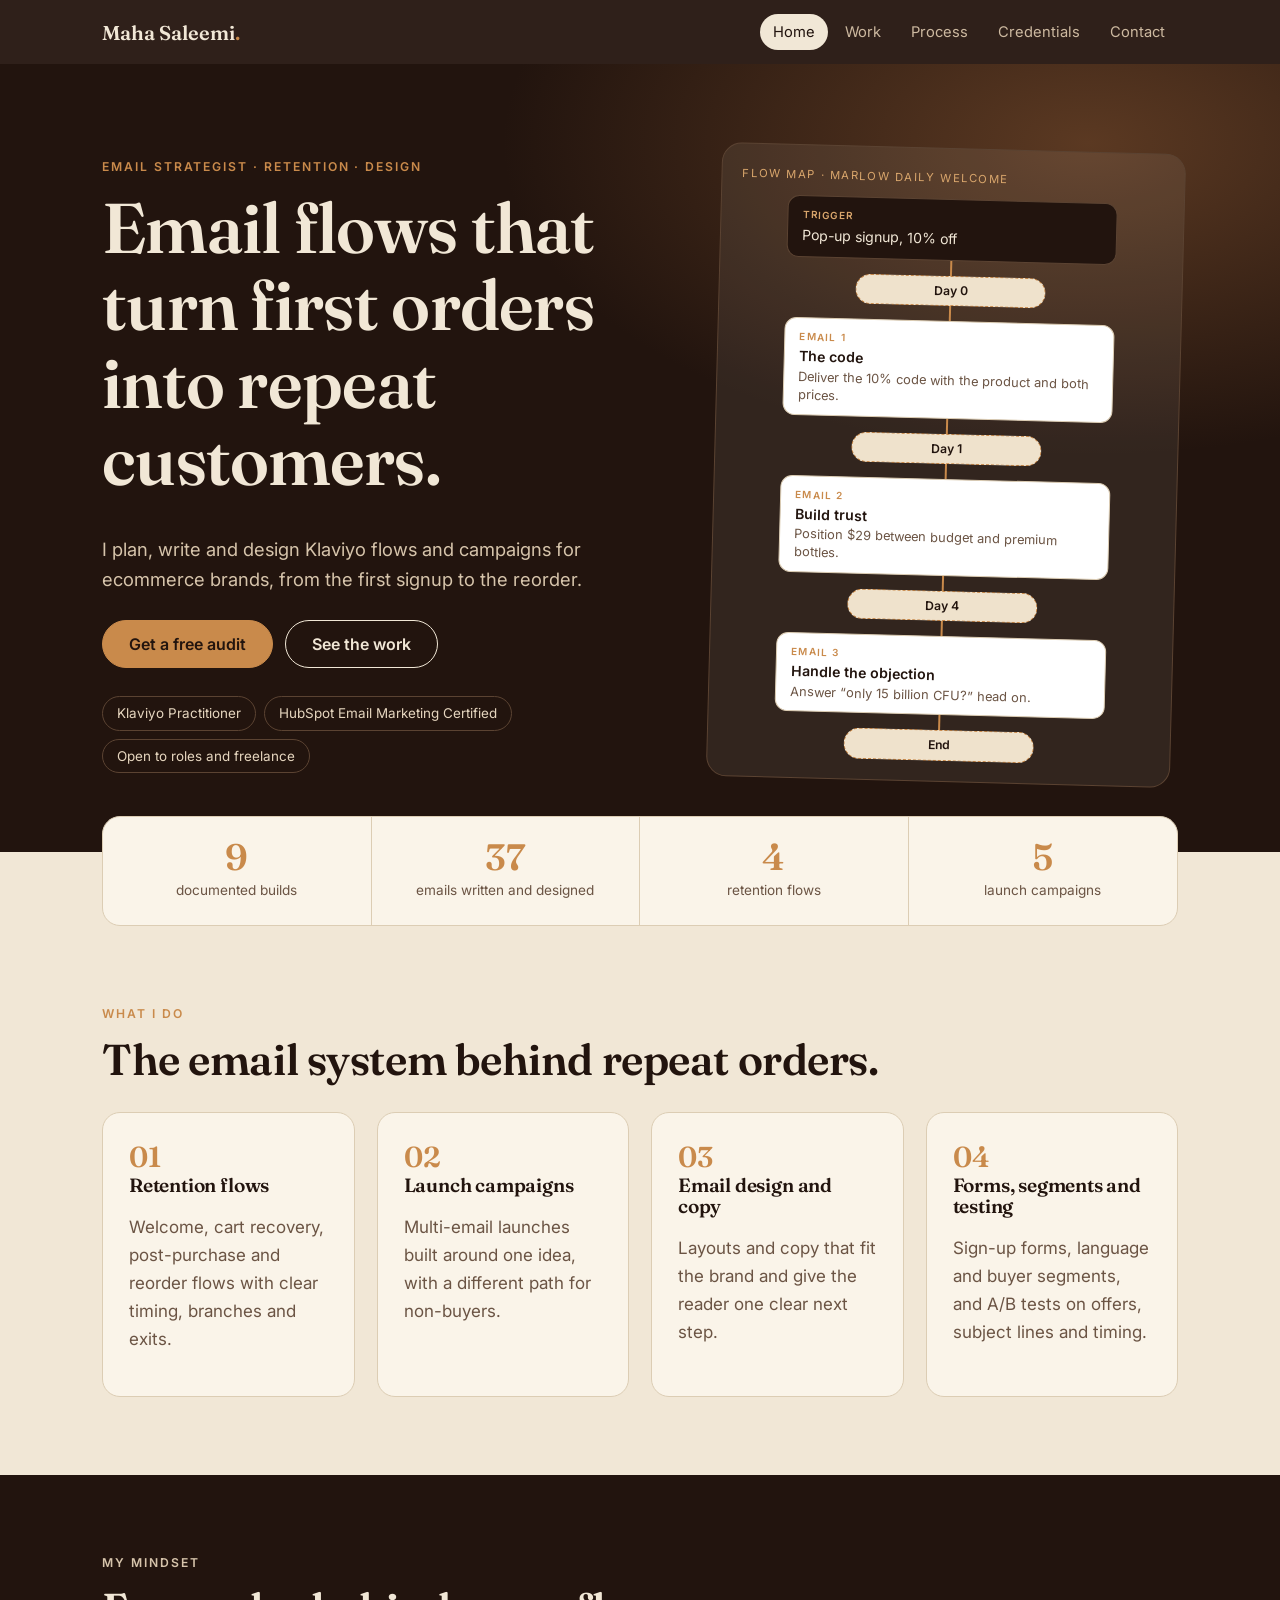
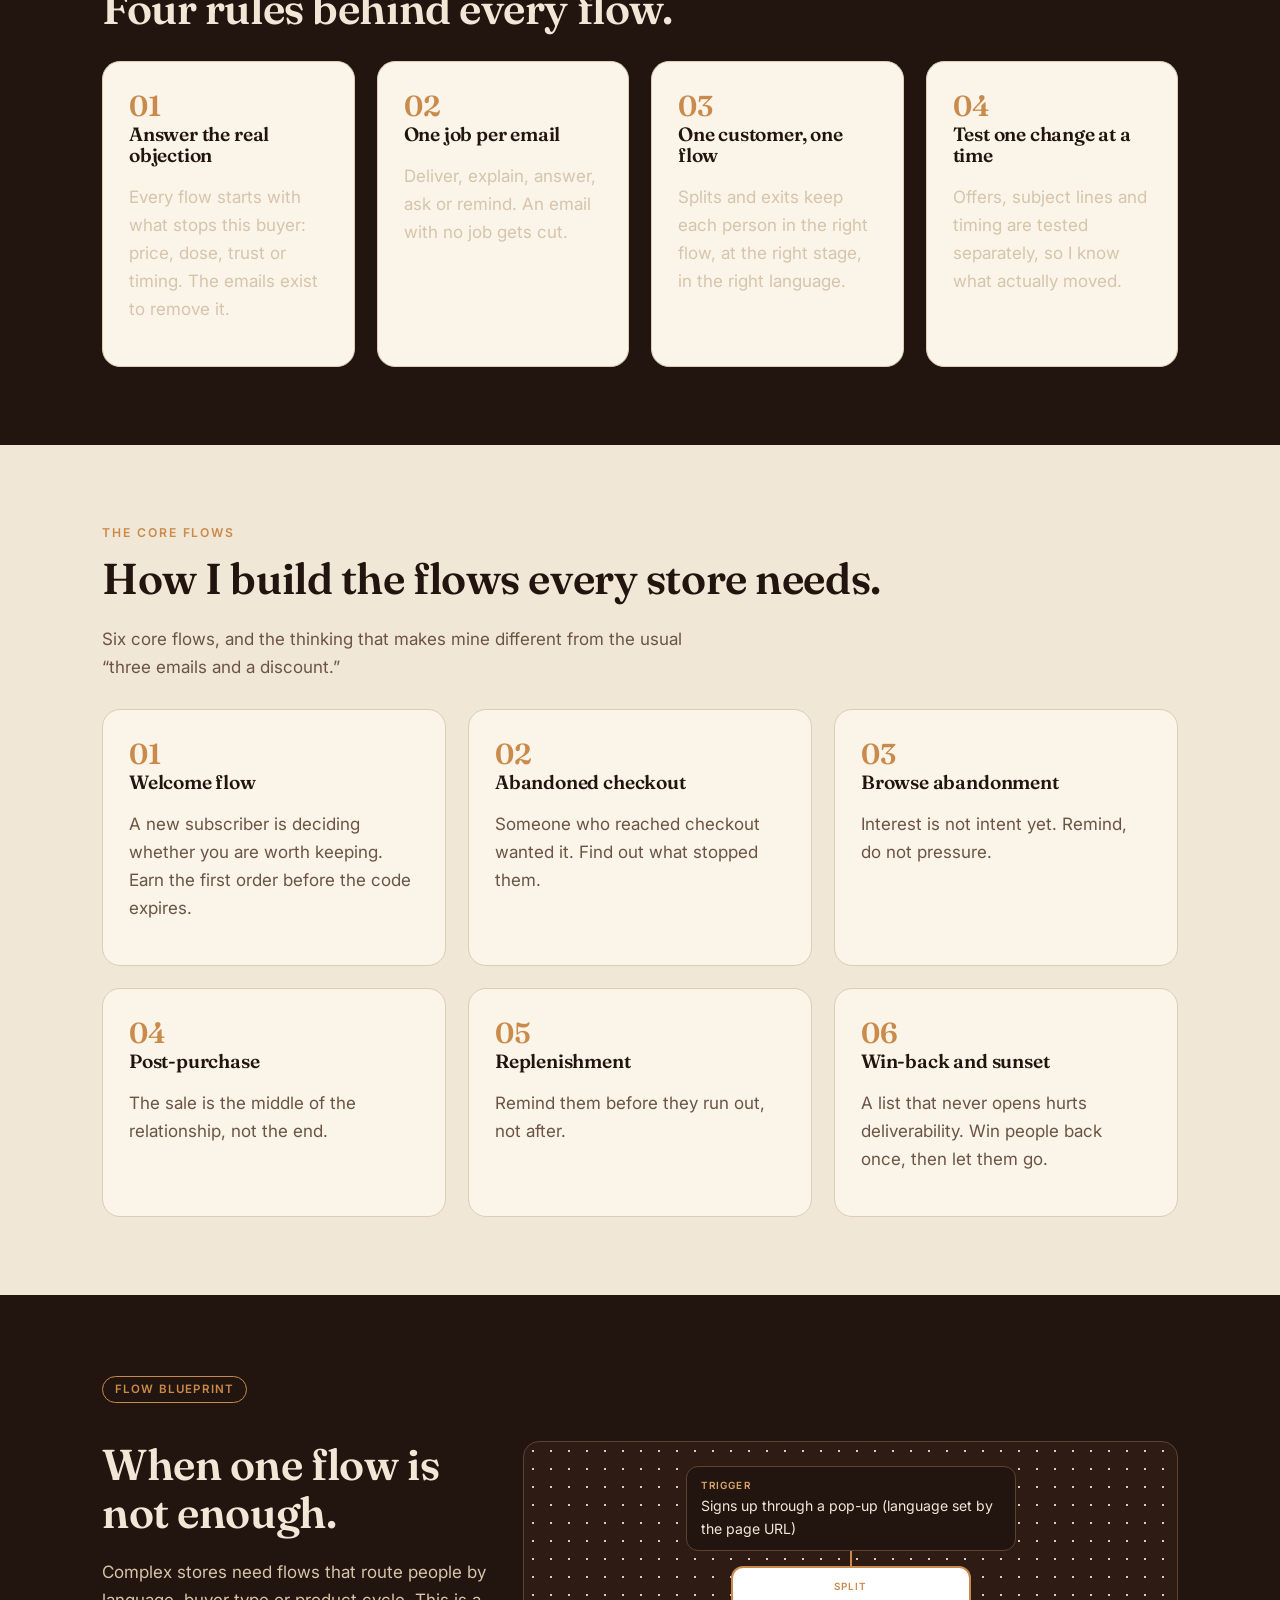
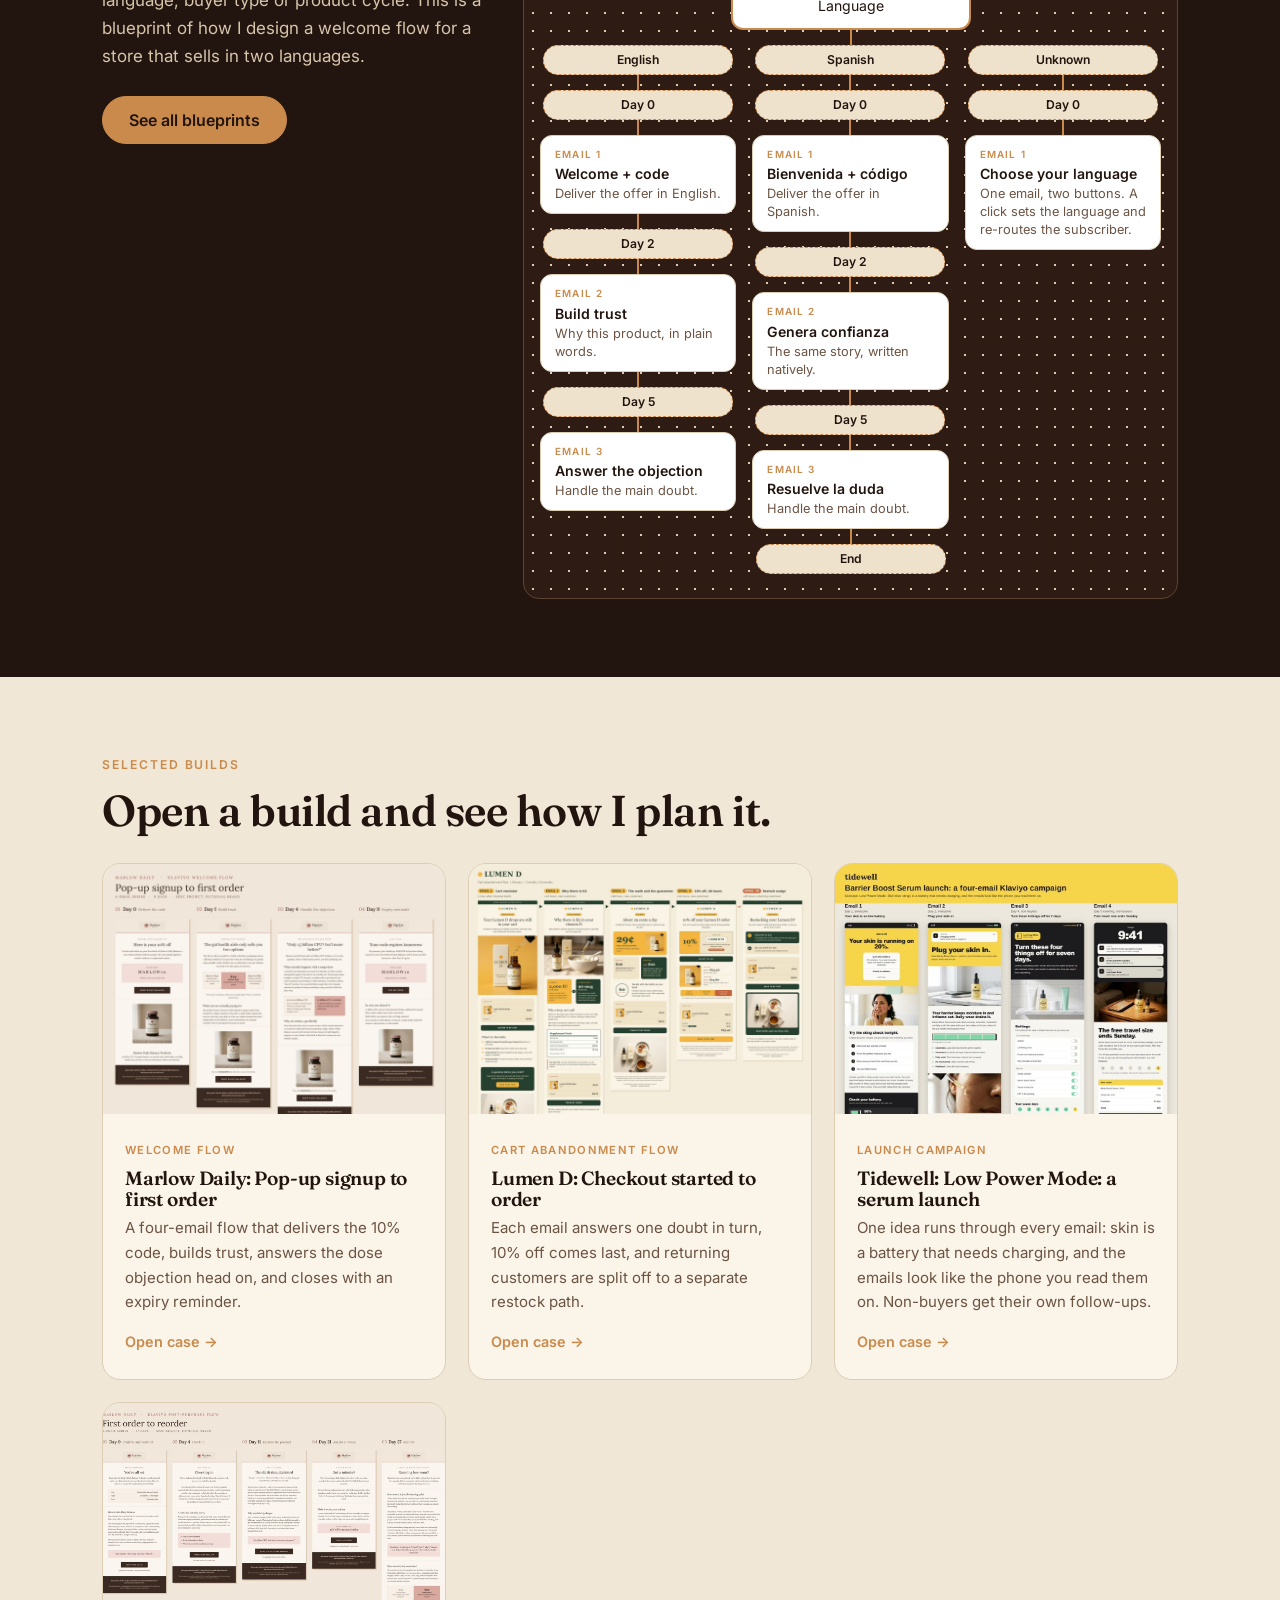
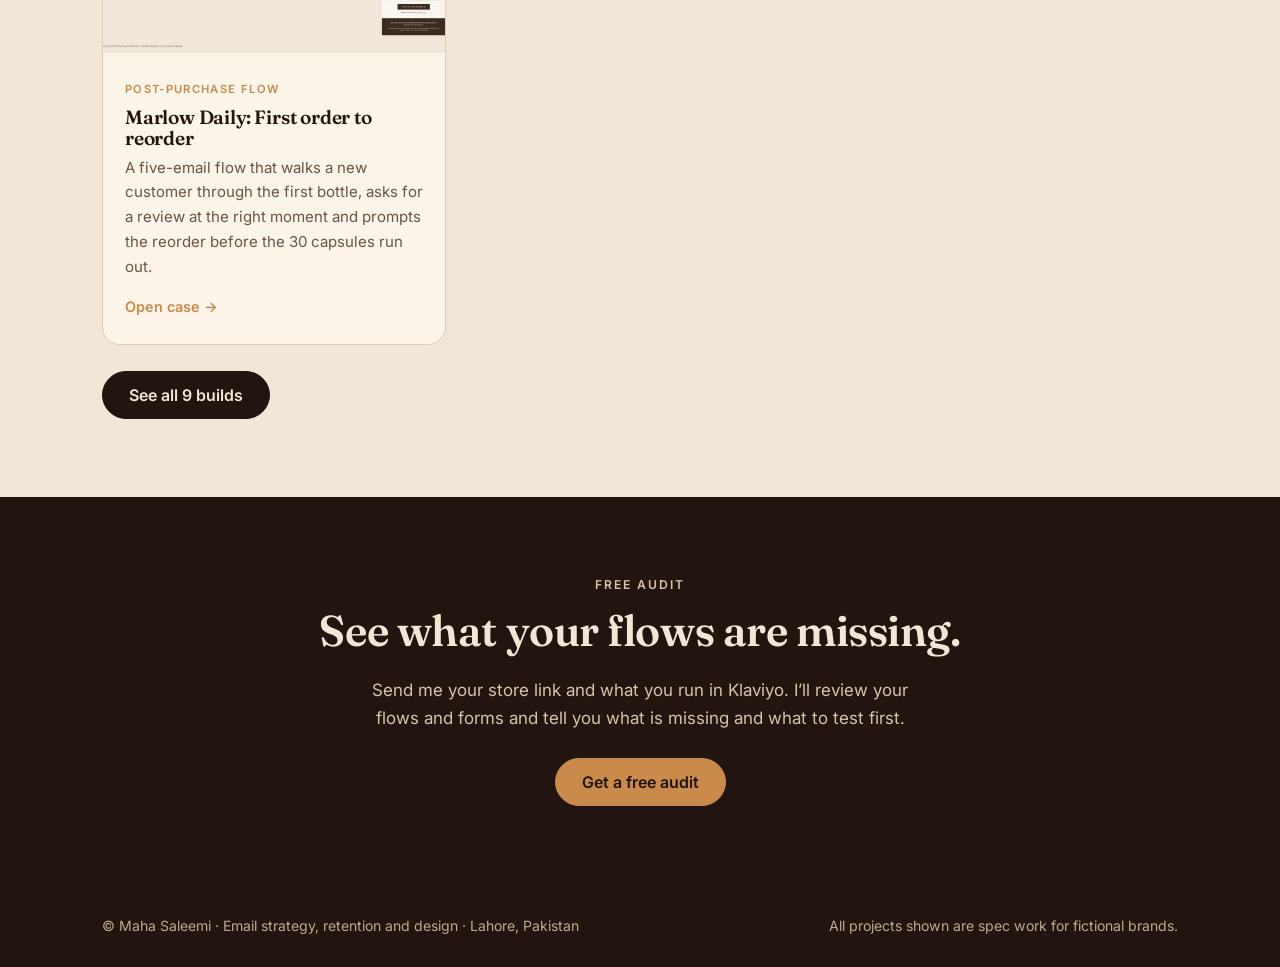
<file: index.html>
<!doctype html><html lang="en"><head><meta charset="utf-8"><meta name="viewport" content="width=device-width, initial-scale=1, viewport-fit=cover"><link rel="stylesheet" href="https://fonts.googleapis.com/css2?family=Fraunces:wght@500;600&family=Inter:wght@400;600&display=swap"><link rel="stylesheet" href="style.css"><script defer src="site.js"></script><script defer src="flows.js"></script><title>Maha Saleemi · Email strategy, retention and design</title><meta name="description" content="Klaviyo email strategist and retention specialist for ecommerce brands."></head><body data-p="index.html">
<main><section class="hero"><div class="wrap"><div><p class="eye">Email strategist · Retention · Design</p><h1>Email flows that turn first orders into repeat customers.</h1><p class="lead">I plan, write and design Klaviyo flows and campaigns for ecommerce brands, from the first signup to the reorder.</p><div class="row"><a class="btn" data-mail href="#">Get a free audit</a><a class="btn alt" href="work.html">See the work</a></div><div class="chips"><span>Klaviyo Practitioner</span><span>HubSpot Email Marketing Certified</span><span>Open to roles and freelance</span></div></div><div class="hc"><small>Flow map · Marlow Daily welcome</small><div id="heroflow"></div></div></div></section>
<div class="wrap"><div class="stats"><div><b>9</b><span>documented builds</span></div><div><b>37</b><span>emails written and designed</span></div><div><b>4</b><span>retention flows</span></div><div><b>5</b><span>launch campaigns</span></div></div></div>
<section><div class="wrap"><p class="eye">What I do</p><h2>The email system behind repeat orders.</h2><div class="grid g4" style="margin-top:28px"><div class="pill"><span class="n">01</span><h3>Retention flows</h3><p class="mu">Welcome, cart recovery, post-purchase and reorder flows with clear timing, branches and exits.</p></div><div class="pill"><span class="n">02</span><h3>Launch campaigns</h3><p class="mu">Multi-email launches built around one idea, with a different path for non-buyers.</p></div><div class="pill"><span class="n">03</span><h3>Email design and copy</h3><p class="mu">Layouts and copy that fit the brand and give the reader one clear next step.</p></div><div class="pill"><span class="n">04</span><h3>Forms, segments and testing</h3><p class="mu">Sign-up forms, language and buyer segments, and A/B tests on offers, subject lines and timing.</p></div></div></div></section>
<section class="dk"><div class="wrap"><p class="eye">My mindset</p><h2>Four rules behind every flow.</h2><div class="grid g4" style="margin-top:28px;color:var(--ink)"><div class="pill"><span class="n">01</span><h3>Answer the real objection</h3><p class="mu">Every flow starts with what stops this buyer: price, dose, trust or timing. The emails exist to remove it.</p></div><div class="pill"><span class="n">02</span><h3>One job per email</h3><p class="mu">Deliver, explain, answer, ask or remind. An email with no job gets cut.</p></div><div class="pill"><span class="n">03</span><h3>One customer, one flow</h3><p class="mu">Splits and exits keep each person in the right flow, at the right stage, in the right language.</p></div><div class="pill"><span class="n">04</span><h3>Test one change at a time</h3><p class="mu">Offers, subject lines and timing are tested separately, so I know what actually moved.</p></div></div></div></section>
<section><div class="wrap"><p class="eye">The core flows</p><h2>How I build the flows every store needs.</h2><p class="mu" style="max-width:620px">Six core flows, and the thinking that makes mine different from the usual “three emails and a discount.”</p><div class="grid" id="tiles" style="margin-top:28px"></div></div></section>
<section class="dk"><div class="wrap"><span class="lab">Flow blueprint</span><div class="bph"><div><h2>When one flow is not enough.</h2><p>Complex stores need flows that route people by language, buyer type or product cycle. This is a blueprint of how I design a welcome flow for a store that sells in two languages.</p><div class="row"><a class="btn" href="process.html#blueprints">See all blueprints</a></div></div><div id="bphome"></div></div></div></section>
<section><div class="wrap"><p class="eye">Selected builds</p><h2>Open a build and see how I plan it.</h2><div class="grid" id="featured" style="margin-top:28px"></div><div class="row"><a class="btn" style="background:var(--ink);border-color:var(--ink);color:var(--bg)" href="work.html">See all 9 builds</a></div></div></section>
<section class="dk" style="text-align:center"><div class="wrap"><p class="eye">Free audit</p><h2>See what your flows are missing.</h2><p style="max-width:560px;margin:0 auto">Send me your store link and what you run in Klaviyo. I’ll review your flows and forms and tell you what is missing and what to test first.</p><div class="row" style="justify-content:center"><a class="btn" data-mail href="#">Get a free audit</a></div></div></section></main>
</body></html>
</file>
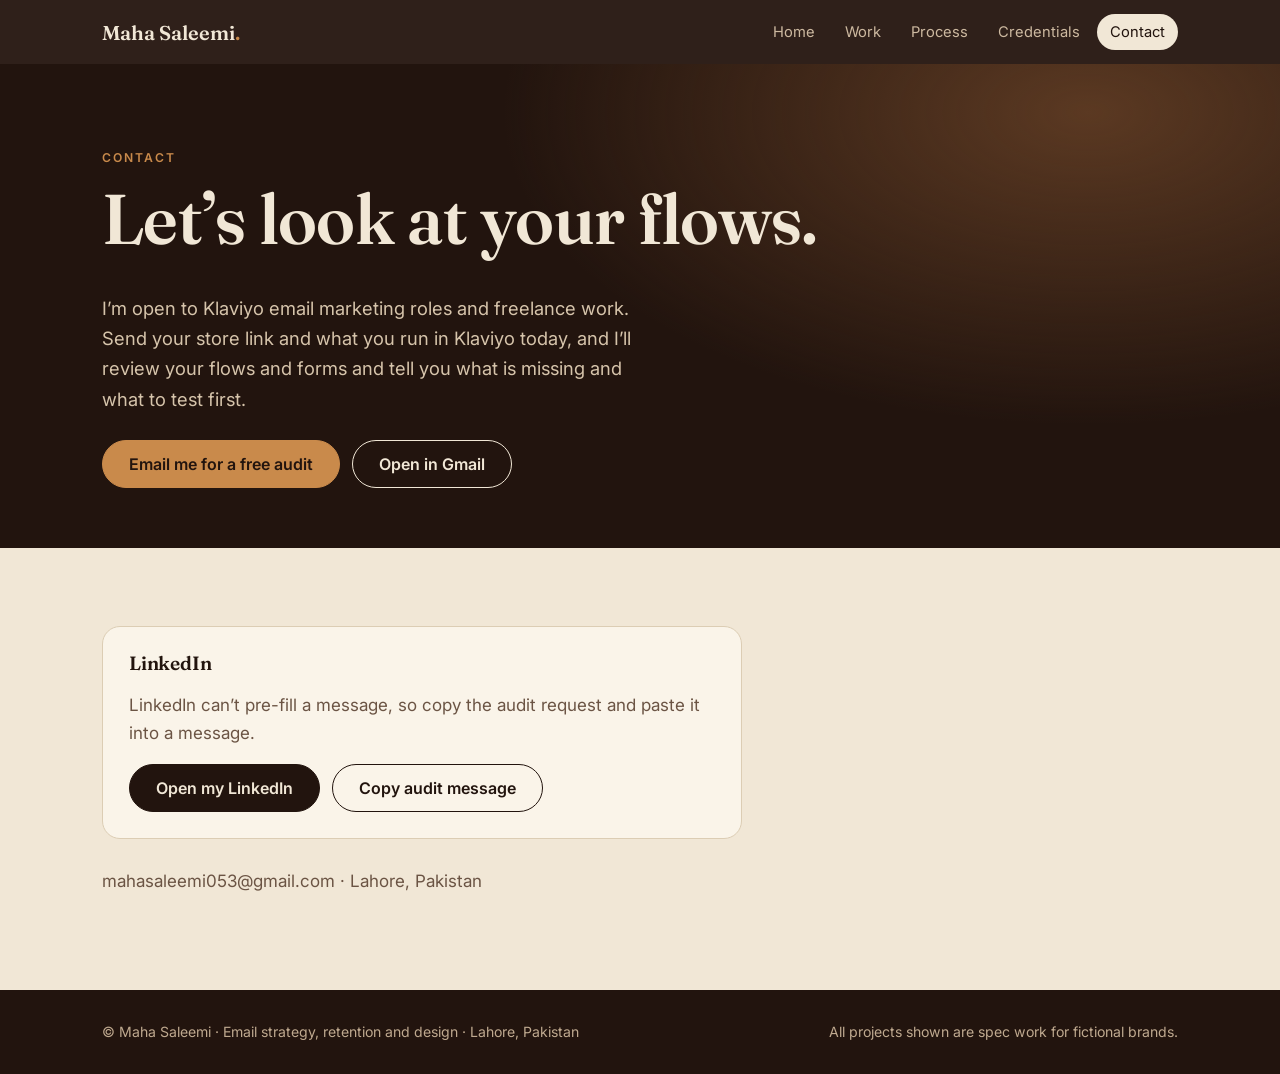
<file: contact.html>
<!doctype html><html lang="en"><head><meta charset="utf-8"><meta name="viewport" content="width=device-width, initial-scale=1, viewport-fit=cover"><link rel="stylesheet" href="https://fonts.googleapis.com/css2?family=Fraunces:wght@500;600&family=Inter:wght@400;600&display=swap"><link rel="stylesheet" href="style.css"><script defer src="site.js"></script><title>Contact · Maha Saleemi</title><meta name="description" content="Get a free email flow audit or get in touch."></head><body data-p="contact.html">
<main><section class="hero" style="padding-bottom:60px"><div class="wrap" style="grid-template-columns:1fr"><div><p class="eye">Contact</p><h1>Let’s look at your flows.</h1><p class="lead">I’m open to Klaviyo email marketing roles and freelance work. Send your store link and what you run in Klaviyo today, and I’ll review your flows and forms and tell you what is missing and what to test first.</p><div class="row"><a class="btn" data-mail href="#">Email me for a free audit</a><a class="btn alt" data-gmail href="#">Open in Gmail</a></div></div></div></section><section><div class="wrap"><div class="pill" style="max-width:640px"><h3>LinkedIn</h3><p class="mu">LinkedIn can’t pre-fill a message, so copy the audit request and paste it into a message.</p><div class="row" style="margin:0"><a class="btn" style="background:var(--ink);border-color:var(--ink);color:var(--bg)" data-li href="#">Open my LinkedIn</a><button class="btn alt" id="copy" type="button">Copy audit message</button></div></div><p class="mu" style="margin-top:28px">mahasaleemi053@gmail.com · Lahore, Pakistan</p></div></section></main>
</body></html>
</file>
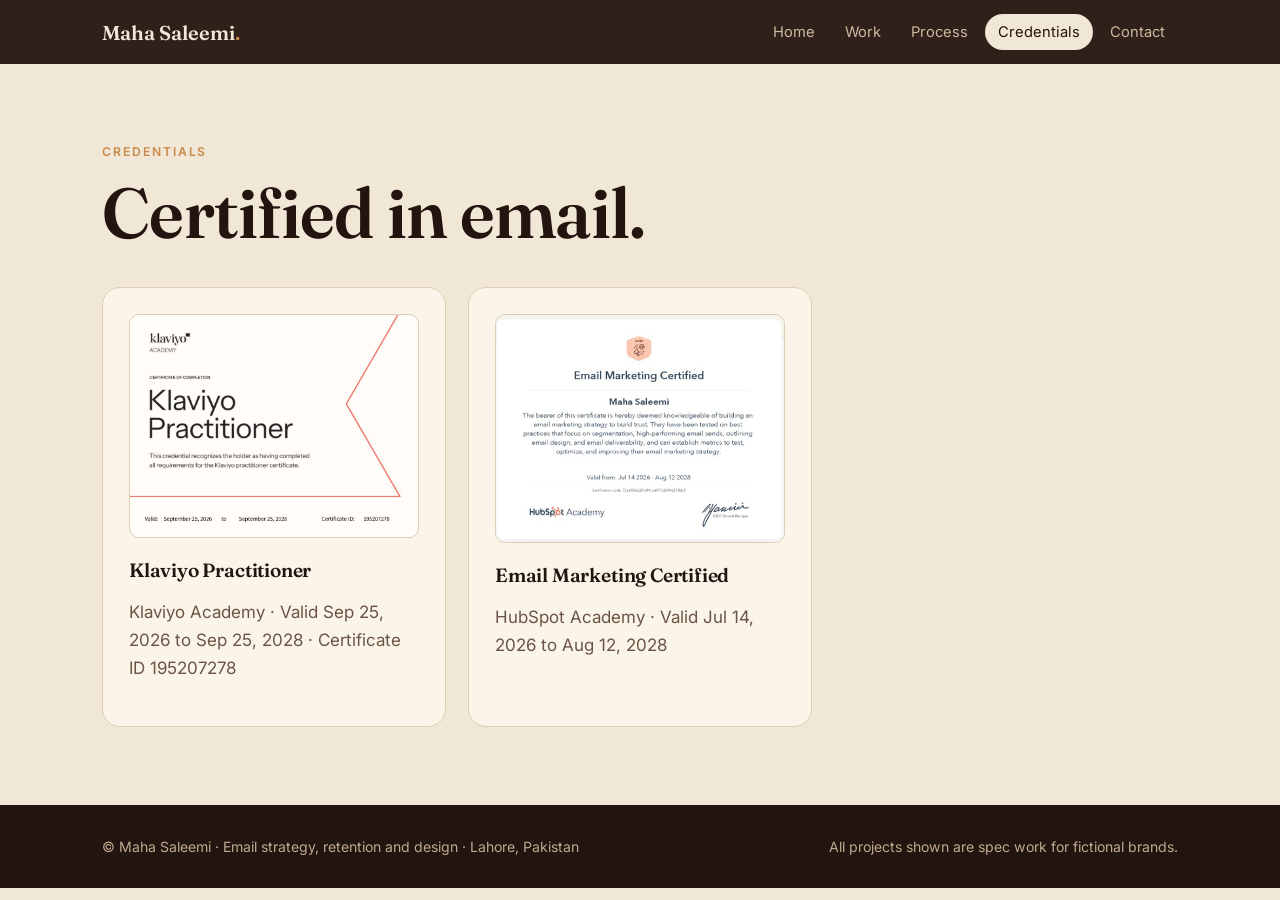
<file: credentials.html>
<!doctype html><html lang="en"><head><meta charset="utf-8"><meta name="viewport" content="width=device-width, initial-scale=1, viewport-fit=cover"><link rel="stylesheet" href="https://fonts.googleapis.com/css2?family=Fraunces:wght@500;600&family=Inter:wght@400;600&display=swap"><link rel="stylesheet" href="style.css"><script defer src="site.js"></script><title>Credentials · Maha Saleemi</title><meta name="description" content="Klaviyo Practitioner and HubSpot Email Marketing certifications."></head><body data-p="credentials.html">
<main><section><div class="wrap"><p class="eye">Credentials</p><h1>Certified in email.</h1><div class="grid" style="margin-top:28px"><div class="pill cert"><img src="klaviyo.jpg" alt="Klaviyo Practitioner certificate"><h3>Klaviyo Practitioner</h3><p class="mu">Klaviyo Academy · Valid Sep 25, 2026 to Sep 25, 2028 · Certificate ID 195207278</p></div><div class="pill cert"><img src="hubspot.jpg" alt="HubSpot Email Marketing certificate"><h3>Email Marketing Certified</h3><p class="mu">HubSpot Academy · Valid Jul 14, 2026 to Aug 12, 2028</p></div></div></div></section></main>
</body></html>
</file>
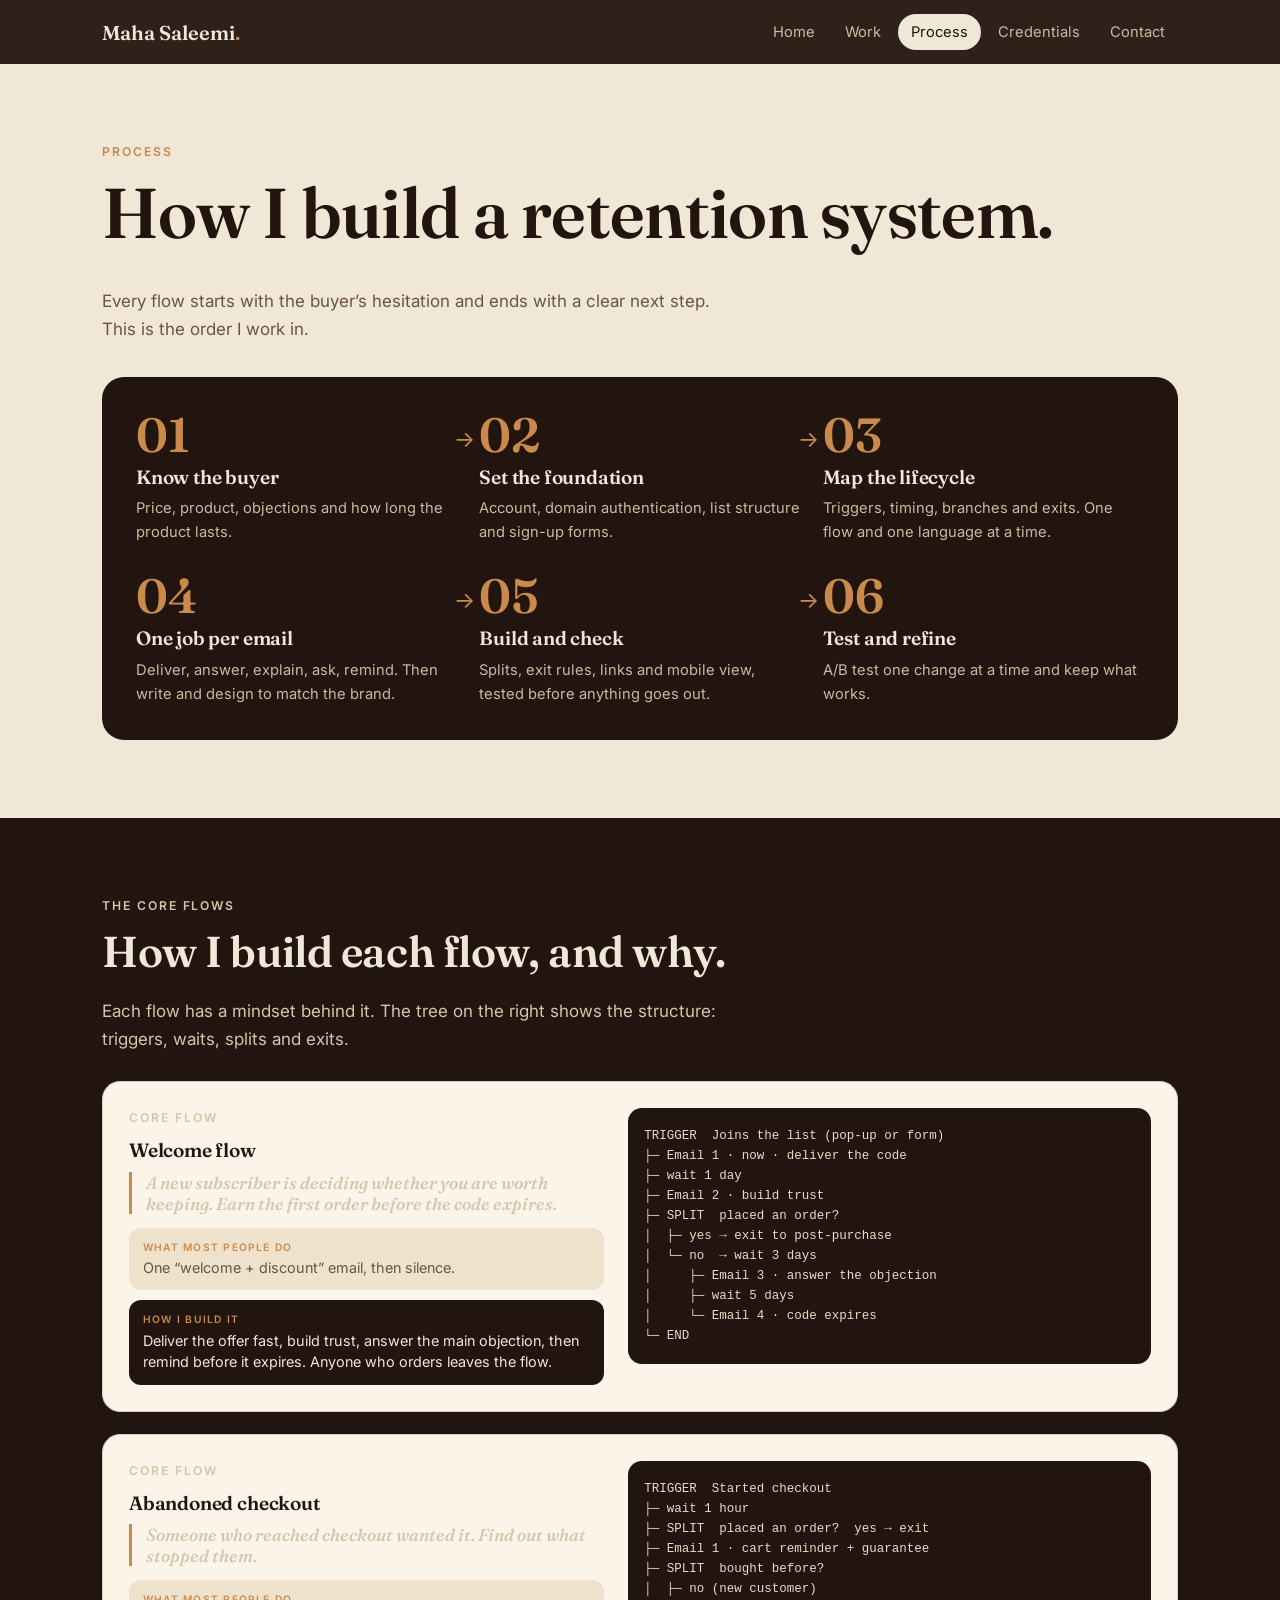
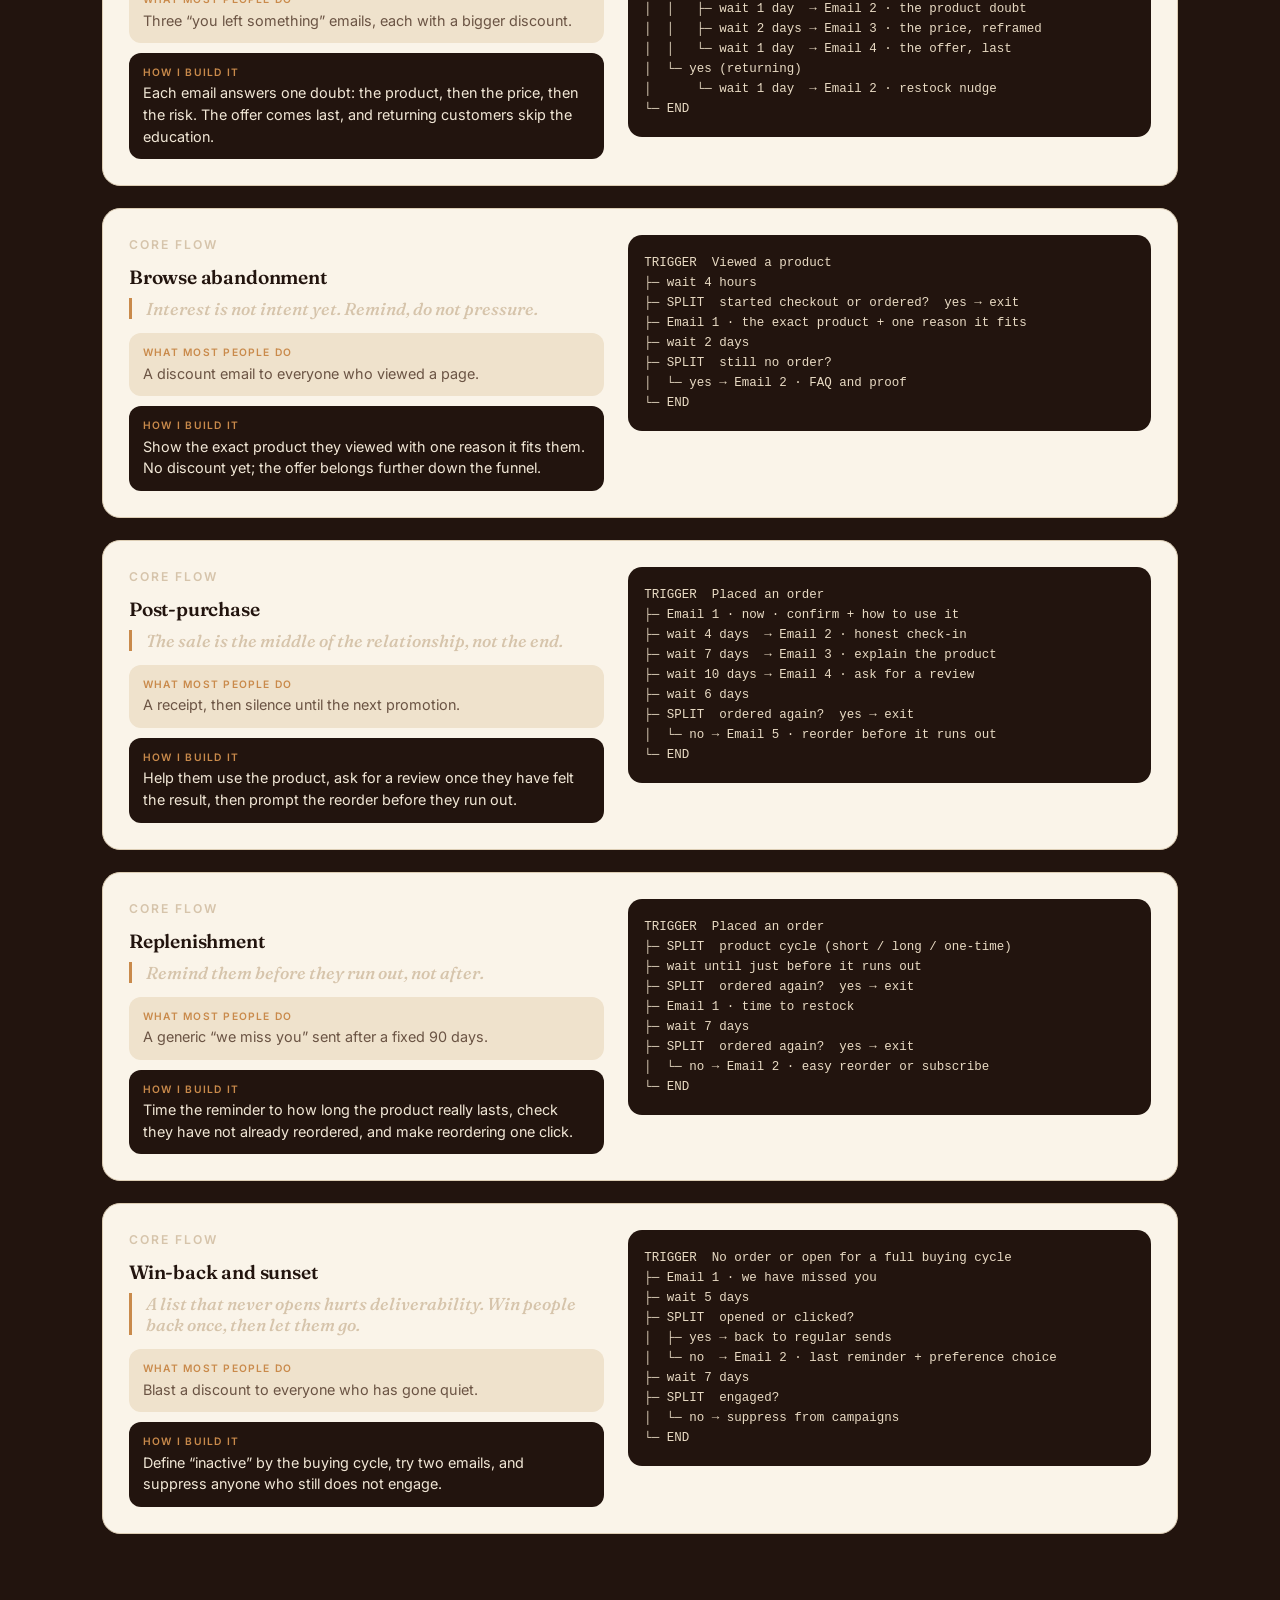
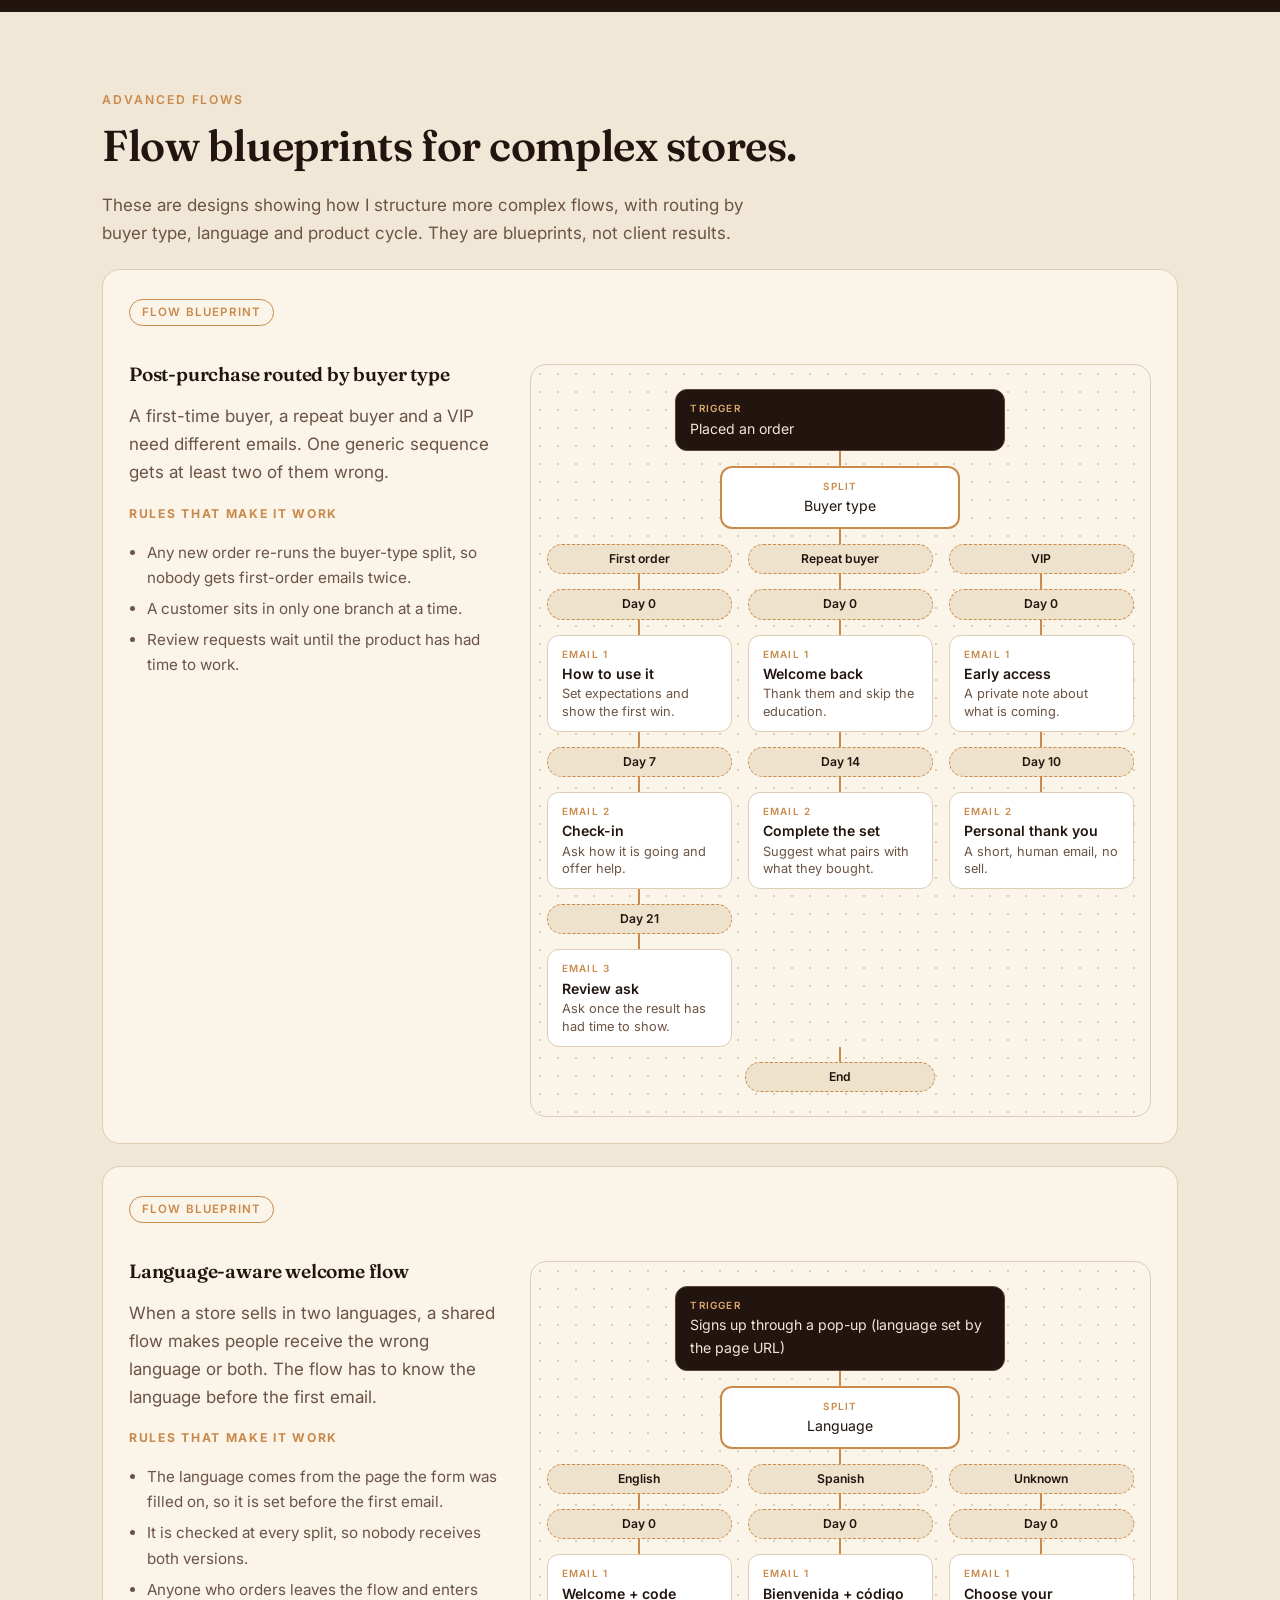
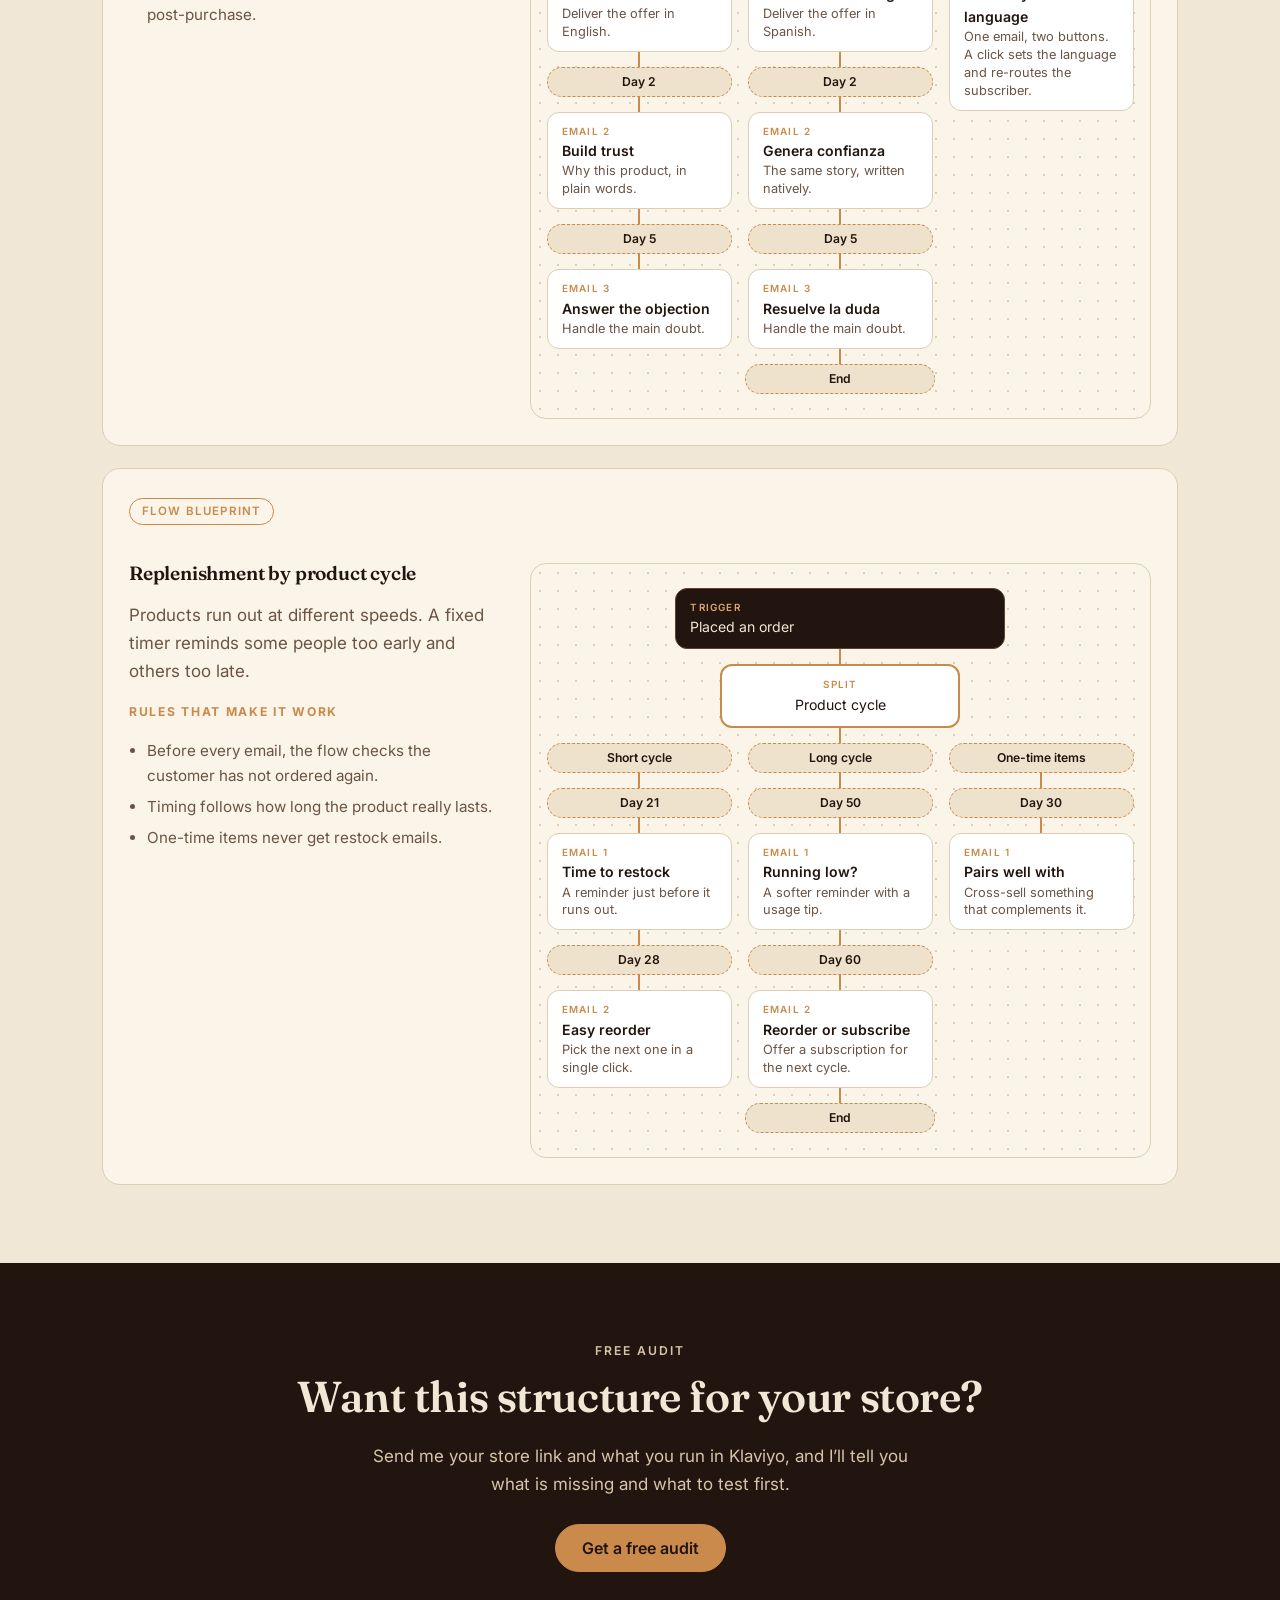
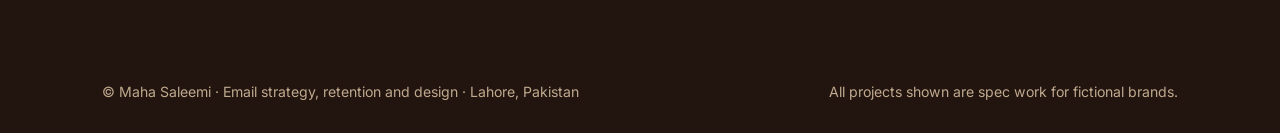
<file: process.html>
<!doctype html><html lang="en"><head><meta charset="utf-8"><meta name="viewport" content="width=device-width, initial-scale=1, viewport-fit=cover"><link rel="stylesheet" href="https://fonts.googleapis.com/css2?family=Fraunces:wght@500;600&family=Inter:wght@400;600&display=swap"><link rel="stylesheet" href="style.css"><script defer src="site.js"></script><script defer src="flows.js"></script><title>Process · Maha Saleemi</title><meta name="description" content="How I build a retention email system."></head><body data-p="process.html">
<main><section><div class="wrap"><p class="eye">Process</p><h1>How I build a retention system.</h1><p class="mu" style="max-width:620px">Every flow starts with the buyer’s hesitation and ends with a clear next step. This is the order I work in.</p><div class="sop" style="margin-top:34px"><div><b>01</b><h3>Know the buyer</h3><p>Price, product, objections and how long the product lasts.</p></div><div><b>02</b><h3>Set the foundation</h3><p>Account, domain authentication, list structure and sign-up forms.</p></div><div><b>03</b><h3>Map the lifecycle</h3><p>Triggers, timing, branches and exits. One flow and one language at a time.</p></div><div><b>04</b><h3>One job per email</h3><p>Deliver, answer, explain, ask, remind. Then write and design to match the brand.</p></div><div><b>05</b><h3>Build and check</h3><p>Splits, exit rules, links and mobile view, tested before anything goes out.</p></div><div><b>06</b><h3>Test and refine</h3><p>A/B test one change at a time and keep what works.</p></div></div></div></section>
<section class="dk" id="flows"><div class="wrap"><p class="eye">The core flows</p><h2>How I build each flow, and why.</h2><p style="max-width:640px">Each flow has a mindset behind it. The tree on the right shows the structure: triggers, waits, splits and exits.</p><div class="cf" id="core" style="color:var(--ink)"></div></div></section>
<section id="blueprints"><div class="wrap"><p class="eye">Advanced flows</p><h2>Flow blueprints for complex stores.</h2><p class="mu" style="max-width:660px">These are designs showing how I structure more complex flows, with routing by buyer type, language and product cycle. They are blueprints, not client results.</p><div id="bp"></div></div></section>
<section class="dk" style="text-align:center"><div class="wrap"><p class="eye">Free audit</p><h2>Want this structure for your store?</h2><p style="max-width:560px;margin:0 auto">Send me your store link and what you run in Klaviyo, and I’ll tell you what is missing and what to test first.</p><div class="row" style="justify-content:center"><a class="btn" data-mail href="#">Get a free audit</a></div></div></section></main>
</body></html>
</file>
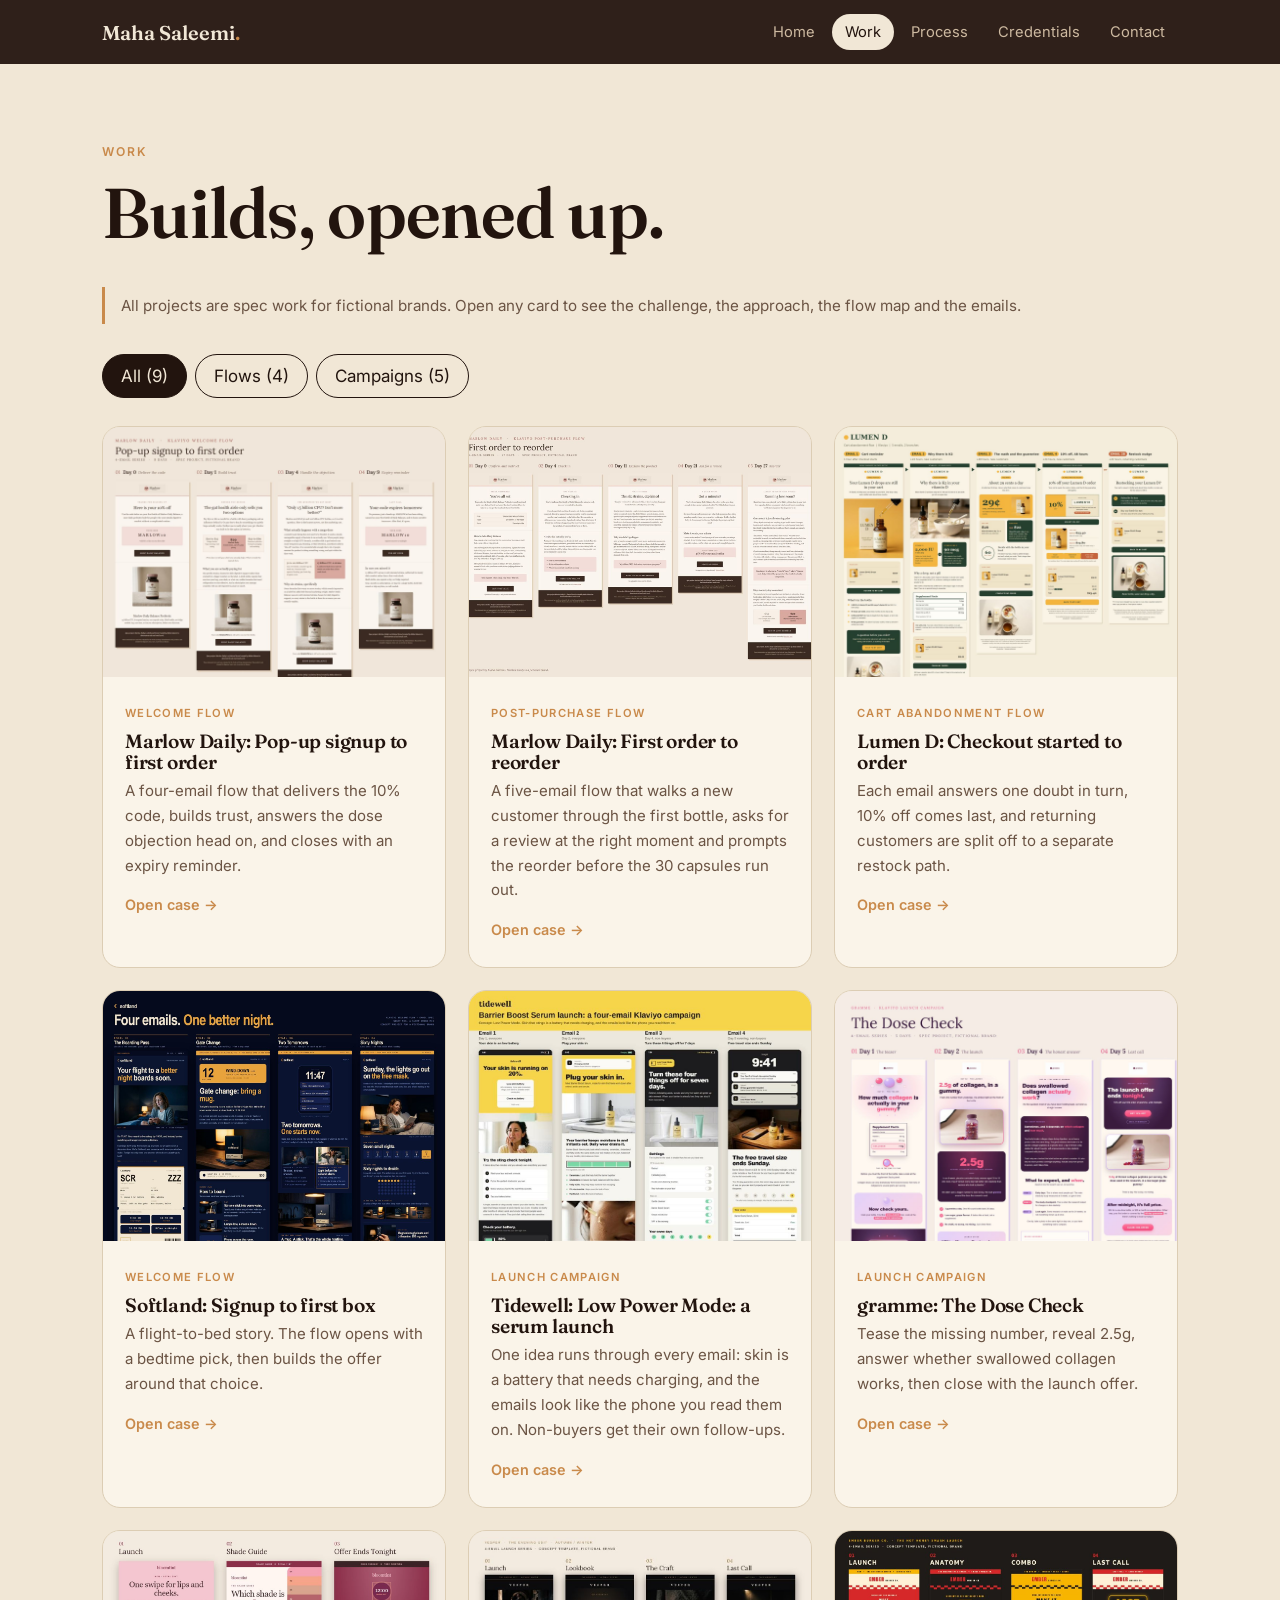
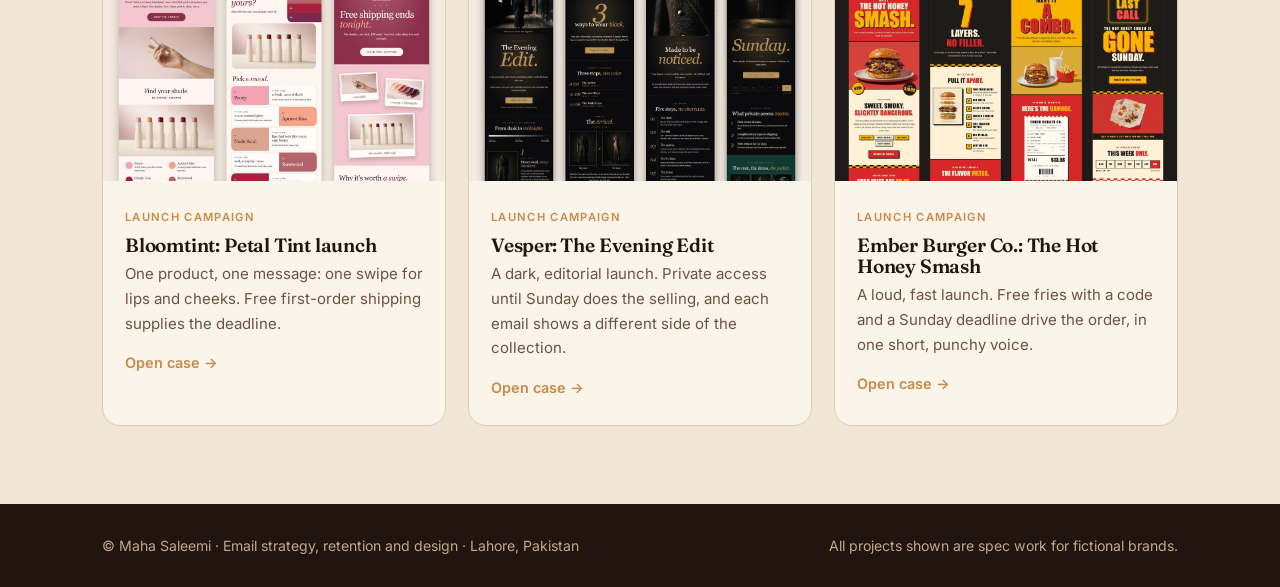
<file: work.html>
<!doctype html><html lang="en"><head><meta charset="utf-8"><meta name="viewport" content="width=device-width, initial-scale=1, viewport-fit=cover"><link rel="stylesheet" href="https://fonts.googleapis.com/css2?family=Fraunces:wght@500;600&family=Inter:wght@400;600&display=swap"><link rel="stylesheet" href="style.css"><script defer src="site.js"></script><title>Work · Maha Saleemi</title><meta name="description" content="Email flows and campaigns with the strategy behind them."></head><body data-p="work.html">
<main><section><div class="wrap"><p class="eye">Work</p><h1>Builds, opened up.</h1><p class="note">All projects are spec work for fictional brands. Open any card to see the challenge, the approach, the flow map and the emails.</p><div class="tabs"><button class="on" data-f="All">All (9)</button><button data-f="Flow">Flows (4)</button><button data-f="Campaign">Campaigns (5)</button></div><div class="grid" id="all"></div></div></section></main>
</body></html>
</file>
<file: style.css>
:root{--bg:#F1E7D6;--card:#FAF4E9;--ink:#22140E;--mute:#6B5444;--acc:#C98A4B;--line:#DCCDB4;color-scheme:light}
*{box-sizing:border-box}html{scroll-behavior:smooth}
body{margin:0;background:var(--bg);color:var(--ink);font:17px/1.65 Inter,system-ui,-apple-system,"Segoe UI",sans-serif}
h1,h2,h3{font-family:Fraunces,Georgia,"Times New Roman",serif;line-height:1.1;margin:0 0 .5em;font-weight:600;letter-spacing:-.01em}
h1{font-size:clamp(2.4rem,6vw,4.4rem)}h2{font-size:clamp(1.7rem,3.8vw,2.7rem)}h3{font-size:1.2rem}
a{color:inherit}.wrap{max-width:1120px;margin:0 auto;padding:0 22px}
header{position:sticky;top:0;z-index:20;background:rgba(34,20,14,.94);backdrop-filter:blur(8px);color:var(--bg);padding-top:env(safe-area-inset-top,0)}
header .wrap{display:flex;align-items:center;justify-content:space-between;gap:12px;min-height:64px;flex-wrap:wrap}
.logo{font:600 1.25rem Fraunces,Georgia,serif;text-decoration:none}.logo i{color:var(--acc);font-style:normal}
nav{display:flex;gap:4px;flex-wrap:wrap;font-size:.92rem}nav a{padding:6px 13px;border-radius:99px;text-decoration:none;color:#cdb9a0}
nav a.on,nav a:hover{background:var(--bg);color:var(--ink)}
.btn{display:inline-block;background:var(--acc);color:var(--ink);padding:13px 26px;border-radius:99px;text-decoration:none;font-weight:600;border:1px solid var(--acc);cursor:pointer;font:600 1rem Inter,sans-serif;transition:.2s}
.btn:hover{transform:translateY(-2px);background:#e0a566}.btn.alt{background:transparent;color:inherit;border-color:currentColor}.btn.alt:hover{background:rgba(201,138,75,.18)}
.eye{font-size:.76rem;letter-spacing:.16em;text-transform:uppercase;color:var(--acc);font-weight:600;margin:0 0 12px}
section{padding:78px 0}.dk{background:var(--ink);color:var(--bg)}.dk p{color:#d6c4ab}.mu{color:var(--mute)}
.hero{background:radial-gradient(900px 480px at 85% 10%,#5b3922 0,transparent 65%),var(--ink);color:var(--bg);padding:84px 0 70px}
.hero .wrap{display:grid;gap:44px;grid-template-columns:1.1fr .9fr;align-items:center}.hero p.lead{font-size:1.15rem;color:#d6c4ab;max-width:540px}
.row{display:flex;gap:12px;flex-wrap:wrap;margin:26px 0 0}.chips{display:flex;gap:8px;flex-wrap:wrap;margin-top:28px}
.chips span{border:1px solid #5b4332;padding:5px 14px;border-radius:99px;font-size:.84rem;color:#e6d6bf}
.hc{background:rgba(250,244,233,.07);border:1px solid #5b4332;border-radius:20px;padding:20px;transform:rotate(1.5deg)}.hc>small{display:block;color:#D9A66C;font-size:.7rem;letter-spacing:.14em;text-transform:uppercase;margin-bottom:12px}
.stats{display:grid;grid-template-columns:repeat(4,1fr);border:1px solid var(--line);border-radius:18px;background:var(--card);margin-top:-36px;position:relative}
.stats div{padding:22px;text-align:center;border-right:1px solid var(--line)}.stats div:last-child{border:0}.stats b{display:block;font:600 2.3rem Fraunces,Georgia,serif;color:var(--acc);line-height:1}.stats span{font-size:.85rem;color:var(--mute)}
.grid{display:grid;gap:22px;grid-template-columns:repeat(auto-fill,minmax(310px,1fr))}.g4{grid-template-columns:repeat(auto-fit,minmax(240px,1fr))}
.pill{background:var(--card);border:1px solid var(--line);border-radius:18px;padding:26px;transition:.25s}.pill:hover{transform:translateY(-4px);box-shadow:0 14px 30px rgba(34,20,14,.1)}.pill .n{font:600 1.8rem Fraunces,Georgia,serif;color:var(--acc)}
.card{background:var(--card);border:1px solid var(--line);border-radius:18px;overflow:hidden;cursor:pointer;transition:.25s;display:flex;flex-direction:column;color:var(--ink)}
.card:hover{transform:translateY(-5px);box-shadow:0 16px 34px rgba(34,20,14,.14)}
.card img{width:100%;height:250px;object-fit:cover;object-position:top;display:block;background:#e8dcc6}
.cb{padding:20px 22px 24px}.cb small{color:var(--acc);font-weight:600;letter-spacing:.12em;text-transform:uppercase;font-size:.7rem}.cb h3{margin:6px 0}.cb p{color:var(--mute);font-size:.94rem;margin:0 0 12px}.cb u{font-weight:600;font-size:.9rem;text-decoration:none;color:var(--acc)}
.tabs{display:flex;gap:8px;margin:0 0 28px;flex-wrap:wrap}.tabs button{font:inherit;border:1px solid var(--ink);background:transparent;border-radius:99px;padding:7px 18px;cursor:pointer;color:var(--ink)}.tabs button.on{background:var(--ink);color:var(--bg)}
.note{border-left:3px solid var(--acc);padding:6px 16px;color:var(--mute);font-size:.95rem;margin:0 0 30px}
.fl{display:flex;flex-direction:column;align-items:center}.ln{width:2px;height:15px;background:var(--acc)}
.nd{width:100%;max-width:330px;border-radius:12px;padding:10px 14px;font-size:.88rem;background:#fff;border:1px solid var(--line);color:var(--ink);text-align:left}
.nd small{display:block;font-size:.62rem;letter-spacing:.12em;color:var(--acc);font-weight:600;text-transform:uppercase}.nd b{display:block;font-weight:600}.nd span{color:var(--mute);font-size:.8rem;line-height:1.4;display:block}
.nd.tr{background:var(--ink);color:var(--bg);border-color:#5b4332}.nd.tr small{color:#D9A66C}
.nd.wt{max-width:190px;text-align:center;border-radius:99px;background:#EFE2CC;border:1px dashed var(--acc);padding:4px 12px;font-size:.76rem;font-weight:600}
.nd.sp{border:2px solid var(--acc);text-align:center;max-width:240px}.brs{display:grid;grid-template-columns:1fr 1fr;gap:16px;width:100%;margin-top:0}.brs .fl{min-width:0}
dialog{border:0;border-radius:20px;max-width:940px;width:calc(100% - 20px);padding:0;background:var(--bg);color:var(--ink);max-height:92vh}dialog::backdrop{background:rgba(20,10,5,.72)}
.dh{position:sticky;top:0;z-index:2;display:flex;justify-content:space-between;align-items:center;padding:12px 22px;background:var(--bg);border-bottom:1px solid var(--line)}.dh button{border:1px solid var(--ink);background:none;border-radius:99px;padding:5px 16px;cursor:pointer;font:inherit}
.db{padding:26px 28px 34px}.db .two{display:grid;gap:26px;grid-template-columns:1fr 1fr;margin:20px 0 10px}.db h4{margin:26px 0 12px;font-size:.78rem;letter-spacing:.14em;text-transform:uppercase;color:var(--acc)}
.meta{display:grid;grid-template-columns:repeat(3,1fr);gap:10px}.meta div{background:var(--card);border:1px solid var(--line);border-radius:12px;padding:10px 14px;font-size:.88rem}.meta small{display:block;color:var(--mute);font-size:.68rem;letter-spacing:.1em;text-transform:uppercase}
.fw{background:var(--card);border:1px solid var(--line);border-radius:16px;padding:24px 16px;background-image:radial-gradient(#dccdb4 1px,transparent 1px);background-size:18px 18px}.db img{width:100%;border-radius:12px;border:1px solid var(--line)}
.sop{background:var(--ink);border-radius:22px;padding:34px;display:grid;grid-template-columns:repeat(3,1fr);gap:28px 22px;color:var(--bg)}.sop div{position:relative}
.sop b{display:block;font:600 3rem Fraunces,Georgia,serif;color:var(--acc);line-height:1}.sop h3{margin:8px 0}.sop p{color:#cdb9a0;font-size:.92rem;margin:0}
.sop div:not(:nth-child(3n)):after{content:"→";position:absolute;right:-18px;top:10px;color:var(--acc);font-size:1.4rem}
.steps{display:grid;gap:16px;grid-template-columns:repeat(auto-fit,minmax(300px,1fr))}.steps li{list-style:none}
.cert img{width:100%;border-radius:10px;border:1px solid var(--line);margin-bottom:14px}
footer{background:var(--ink);color:#bfa98f;padding:30px 0 calc(30px + env(safe-area-inset-bottom,0));font-size:.88rem}footer .wrap{display:flex;justify-content:space-between;gap:14px;flex-wrap:wrap}
.js .rv{opacity:0;transform:translateY(16px);transition:.7s}.js .rv.in{opacity:1;transform:none}
@media(max-width:860px){.hero .wrap{grid-template-columns:1fr}.hc{transform:none}.stats{grid-template-columns:1fr 1fr}.stats div:nth-child(2){border-right:0}.stats div:nth-child(-n+2){border-bottom:1px solid var(--line)}.db .two,.meta{grid-template-columns:1fr}.sop{grid-template-columns:1fr}.sop div:after{display:none}.brs{grid-template-columns:1fr}section{padding:54px 0}}
.cf{display:grid;gap:22px;margin-top:28px}.cfc{background:var(--card);border:1px solid var(--line);border-radius:18px;padding:26px;display:grid;gap:24px;grid-template-columns:1fr 1.1fr;align-items:start}
.mind{font:italic 500 1.08rem Fraunces,Georgia,serif;border-left:3px solid var(--acc);padding-left:14px;margin:10px 0 14px}
.vs{display:grid;gap:10px}.vs div{border-radius:12px;padding:12px 14px;font-size:.9rem;line-height:1.5}.vs .a{background:#EFE2CC;color:var(--mute)}.vs .b{background:var(--ink);color:var(--bg)}.vs small{display:block;font-size:.64rem;letter-spacing:.12em;text-transform:uppercase;font-weight:600;margin-bottom:2px;color:var(--acc)}
pre.tree{background:var(--ink);color:#e9dbc4;border-radius:14px;padding:18px 16px;font:12.5px/1.6 ui-monospace,Menlo,Consolas,monospace;overflow-x:auto;margin:0;white-space:pre}
.bph{display:grid;gap:28px;grid-template-columns:.75fr 1.25fr;align-items:start;margin-top:26px}.rules{padding-left:18px;margin:12px 0 0}.rules li{margin-bottom:6px;color:var(--mute);font-size:.95rem}
.dk .rules li{color:#d6c4ab}.lab{display:inline-block;border:1px solid var(--acc);color:var(--acc);border-radius:99px;padding:3px 12px;font-size:.72rem;letter-spacing:.1em;text-transform:uppercase;font-weight:600;margin-bottom:12px}
@media(max-width:860px){.cfc,.bph{grid-template-columns:1fr}.brs{grid-template-columns:1fr!important}}
</file>
